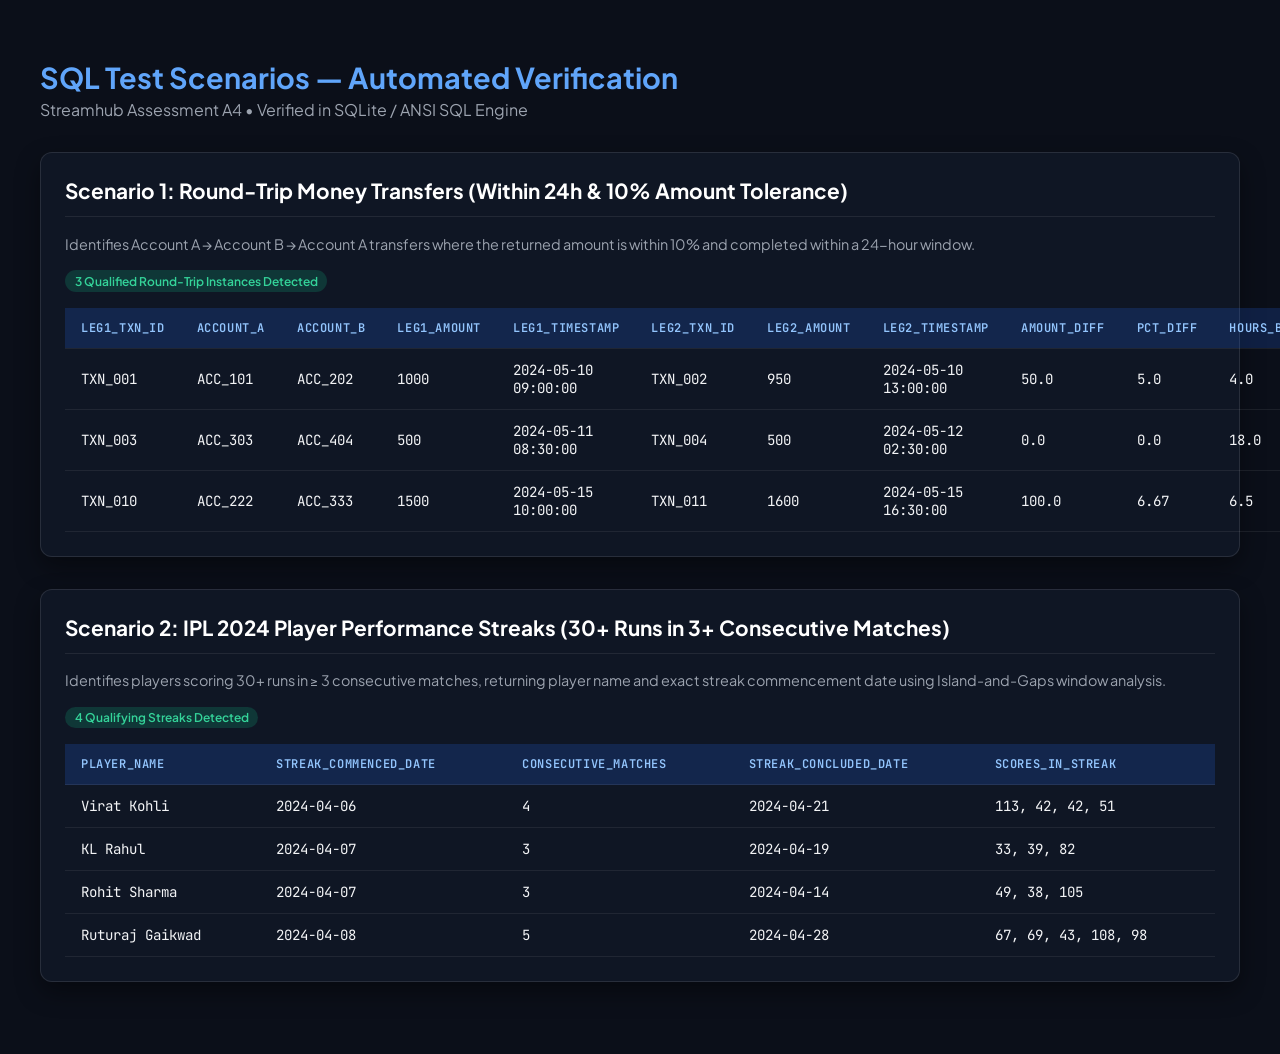
<file: reports/sql_results.html>
<!DOCTYPE html>
<html lang="en">
<head>
<meta charset="UTF-8">
<title>SQL Test Execution Results - Streamhub Assessment</title>
<link href="https://fonts.googleapis.com/css2?family=Plus+Jakarta+Sans:wght@400;600;700;800&family=JetBrains+Mono:wght@400;600&display=swap" rel="stylesheet">
<style>
  body {
    background: #0b0f19;
    color: #f3f4f6;
    font-family: 'Plus Jakarta Sans', sans-serif;
    padding: 2.5rem;
    margin: 0;
  }
  h1 {
    color: #60a5fa;
    font-size: 1.8rem;
    margin-bottom: 0.25rem;
  }
  .subtitle {
    color: #9ca3af;
    margin-bottom: 2rem;
  }
  .section {
    background: rgba(17, 24, 39, 0.85);
    border: 1px solid rgba(255, 255, 255, 0.1);
    border-radius: 12px;
    padding: 1.5rem;
    margin-bottom: 2rem;
    box-shadow: 0 10px 25px rgba(0,0,0,0.4);
  }
  h2 {
    color: #ffffff;
    font-size: 1.3rem;
    margin-top: 0;
    border-bottom: 1px solid rgba(255, 255, 255, 0.08);
    padding-bottom: 0.75rem;
  }
  p.desc {
    color: #9ca3af;
    font-size: 0.9rem;
    margin-bottom: 1rem;
  }
  table {
    width: 100%;
    border-collapse: collapse;
    font-family: 'JetBrains Mono', monospace;
    font-size: 0.88rem;
    margin-top: 1rem;
  }
  th, td {
    padding: 0.75rem 1rem;
    text-align: left;
    border-bottom: 1px solid rgba(255, 255, 255, 0.07);
  }
  th {
    background: rgba(37, 99, 235, 0.2);
    color: #93c5fd;
    font-weight: 600;
    text-transform: uppercase;
    font-size: 0.75rem;
    letter-spacing: 0.05em;
  }
  tr:hover {
    background: rgba(255, 255, 255, 0.03);
  }
  .badge {
    display: inline-block;
    padding: 0.2rem 0.6rem;
    border-radius: 999px;
    font-size: 0.75rem;
    font-weight: 600;
    background: rgba(16, 185, 129, 0.2);
    color: #34d399;
  }
</style>
</head>
<body>
  <h1>SQL Test Scenarios — Automated Verification</h1>
  <div class="subtitle">Streamhub Assessment A4 &bull; Verified in SQLite / ANSI SQL Engine</div>

  <div class="section" id="section-scenario1">
    <h2>Scenario 1: Round-Trip Money Transfers (Within 24h &amp; 10% Amount Tolerance)</h2>
    <p class="desc">
      Identifies Account A &rarr; Account B &rarr; Account A transfers where the returned amount is within 10% and completed within a 24-hour window.
    </p>
    <span class="badge">3 Qualified Round-Trip Instances Detected</span>
    <table><thead><tr><th>leg1_txn_id</th><th>account_a</th><th>account_b</th><th>leg1_amount</th><th>leg1_timestamp</th><th>leg2_txn_id</th><th>leg2_amount</th><th>leg2_timestamp</th><th>amount_diff</th><th>pct_diff</th><th>hours_between</th></tr></thead><tbody><tr><td>TXN_001</td><td>ACC_101</td><td>ACC_202</td><td>1000</td><td>2024-05-10 09:00:00</td><td>TXN_002</td><td>950</td><td>2024-05-10 13:00:00</td><td>50.0</td><td>5.0</td><td>4.0</td></tr><tr><td>TXN_003</td><td>ACC_303</td><td>ACC_404</td><td>500</td><td>2024-05-11 08:30:00</td><td>TXN_004</td><td>500</td><td>2024-05-12 02:30:00</td><td>0.0</td><td>0.0</td><td>18.0</td></tr><tr><td>TXN_010</td><td>ACC_222</td><td>ACC_333</td><td>1500</td><td>2024-05-15 10:00:00</td><td>TXN_011</td><td>1600</td><td>2024-05-15 16:30:00</td><td>100.0</td><td>6.67</td><td>6.5</td></tr></tbody></table>
  </div>

  <div class="section" id="section-scenario2">
    <h2>Scenario 2: IPL 2024 Player Performance Streaks (30+ Runs in 3+ Consecutive Matches)</h2>
    <p class="desc">
      Identifies players scoring 30+ runs in &ge; 3 consecutive matches, returning player name and exact streak commencement date using Island-and-Gaps window analysis.
    </p>
    <span class="badge">4 Qualifying Streaks Detected</span>
    <table><thead><tr><th>player_name</th><th>streak_commenced_date</th><th>consecutive_matches</th><th>streak_concluded_date</th><th>scores_in_streak</th></tr></thead><tbody><tr><td>Virat Kohli</td><td>2024-04-06</td><td>4</td><td>2024-04-21</td><td>113, 42, 42, 51</td></tr><tr><td>KL Rahul</td><td>2024-04-07</td><td>3</td><td>2024-04-19</td><td>33, 39, 82</td></tr><tr><td>Rohit Sharma</td><td>2024-04-07</td><td>3</td><td>2024-04-14</td><td>49, 38, 105</td></tr><tr><td>Ruturaj Gaikwad</td><td>2024-04-08</td><td>5</td><td>2024-04-28</td><td>67, 69, 43, 108, 98</td></tr></tbody></table>
  </div>
</body>
</html>
</file>
